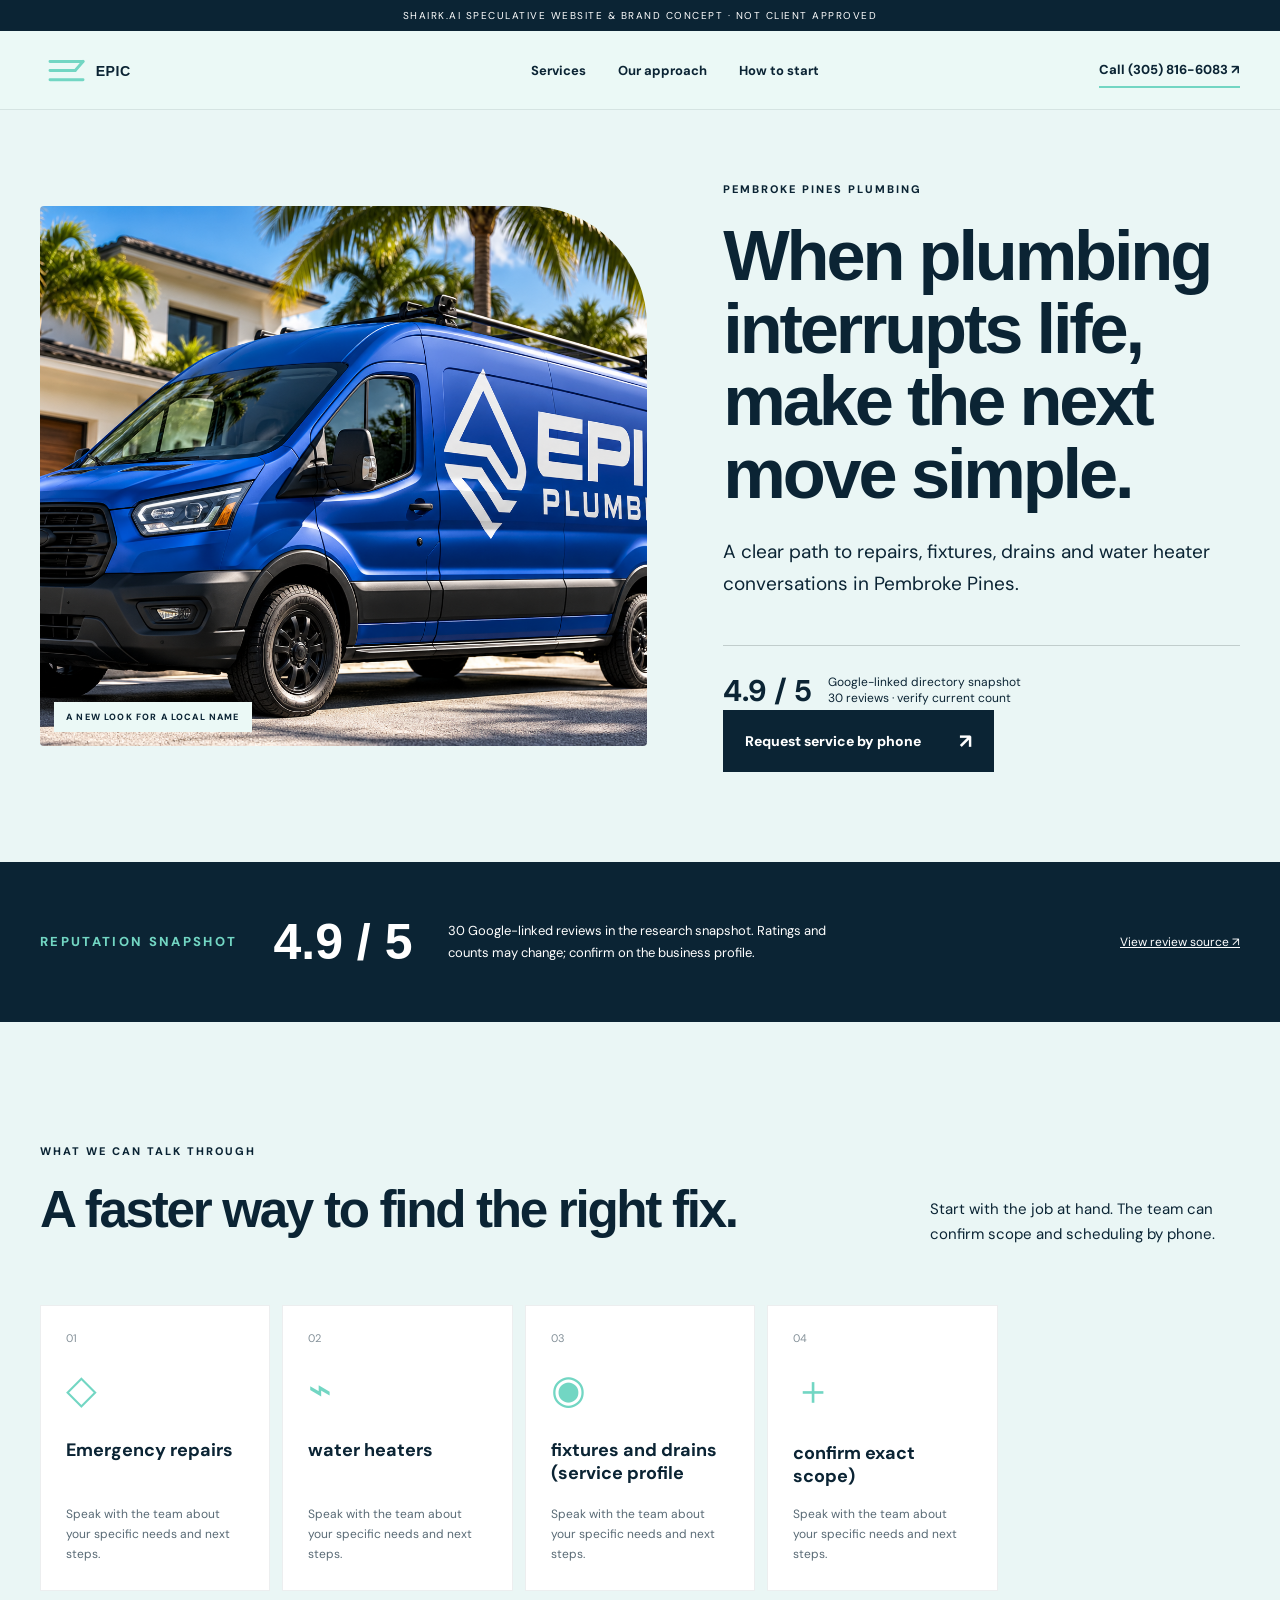
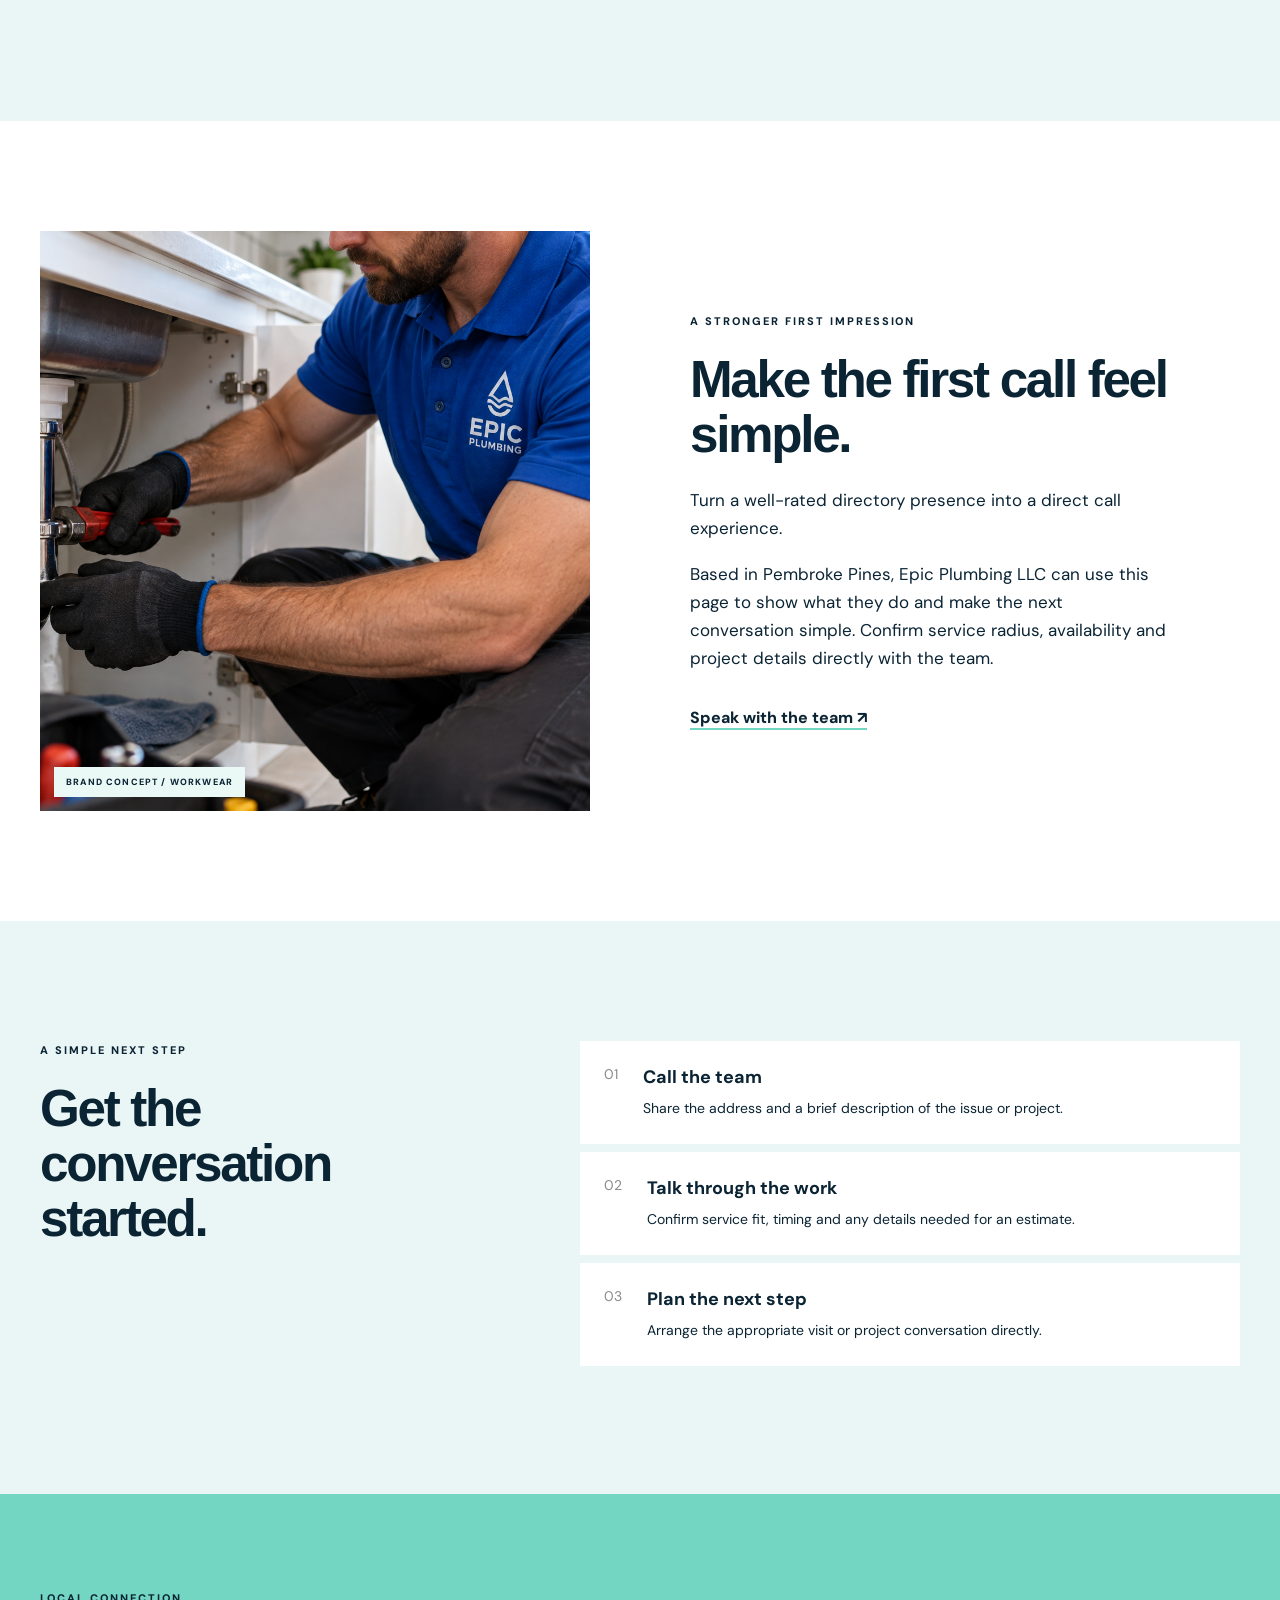
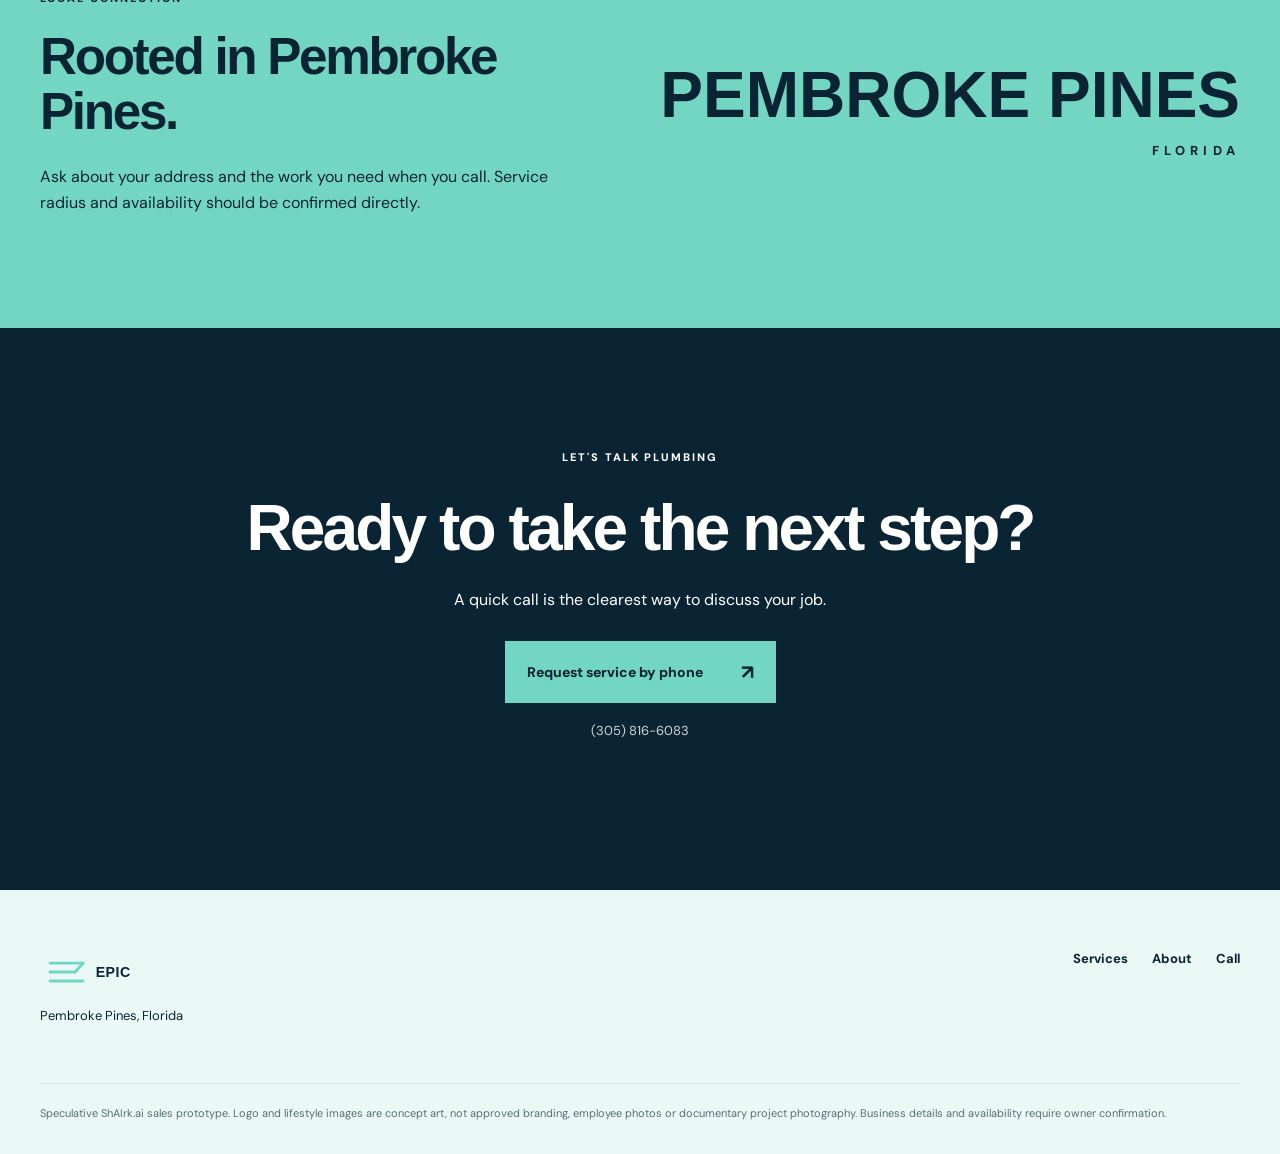
<file: index.html>
<!doctype html><html lang="en"><head><meta charset="utf-8"><meta name="viewport" content="width=device-width,initial-scale=1"><meta name="theme-color" content="#0b2434"><meta name="description" content="Concept landing page for Epic Plumbing LLC: explore plumbing services and call (305) 816-6083."><title>Epic Plumbing LLC | Plumbing in Pembroke Pines</title><link rel="icon" href="assets/favicon.svg" type="image/svg+xml"><link rel="stylesheet" href="styles.css"></head>
    <body class="style-1"><div class="concept-ribbon">SHAIRK.AI SPECULATIVE WEBSITE & BRAND CONCEPT · NOT CLIENT APPROVED</div><header class="site-header"><div class="wrap nav"><a class="brand" href="#top" aria-label="Epic Plumbing LLC home"><img src="assets/logo-concept-a.svg" alt="Epic Plumbing LLC concept logo"></a><nav aria-label="Main navigation"><a href="#services">Services</a><a href="#about">Our approach</a><a href="#process">How to start</a></nav><a class="nav-call" href="tel:+13058166083">Call (305) 816-6083 ↗</a></div></header><main id="top"><section class="hero wrap"><div class="hero-media"><img src="assets/brand-vehicle.png" alt="Speculative branded service vehicle concept" loading="eager"><div class="caption">A NEW LOOK FOR A LOCAL NAME</div></div><div class="hero-copy"><p class="eyebrow">PEMBROKE PINES PLUMBING</p><h1>When plumbing interrupts life, make the next move simple.</h1><p class="lead">A clear path to repairs, fixtures, drains and water heater conversations in Pembroke Pines.</p><div class="rating"><strong>4.9 / 5</strong><span>Google-linked directory snapshot<br>30 reviews · verify current count</span></div><a class="button" href="tel:+13058166083">Request service by phone <span>↗</span></a></div></section><section class="review-band" aria-label="Reputation snapshot"><div class="wrap review-inner"><p class="eyebrow">REPUTATION SNAPSHOT</p><strong>4.9 / 5</strong><p>30 Google-linked reviews in the research snapshot. Ratings and counts may change; confirm on the business profile.</p><a href="https://serviceagent.ai/directory/new-york/hialeah-fl/plumbing/repair/" target="_blank" rel="noopener noreferrer">View review source ↗</a></div></section><section class="services wrap" id="services"><div class="section-heading"><div><p class="eyebrow">WHAT WE CAN TALK THROUGH</p><h2>A faster way to find the right fix.</h2></div><p>Start with the job at hand. The team can confirm scope and scheduling by phone.</p></div><div class="service-grid"><article class="service-card"><span class="service-index">01</span><span class="service-symbol" aria-hidden="true">◇</span><h3>Emergency repairs</h3><p>Speak with the team about your specific needs and next steps.</p></article><article class="service-card"><span class="service-index">02</span><span class="service-symbol" aria-hidden="true">⌁</span><h3>water heaters</h3><p>Speak with the team about your specific needs and next steps.</p></article><article class="service-card"><span class="service-index">03</span><span class="service-symbol" aria-hidden="true">◉</span><h3>fixtures and drains (service profile</h3><p>Speak with the team about your specific needs and next steps.</p></article><article class="service-card"><span class="service-index">04</span><span class="service-symbol" aria-hidden="true">＋</span><h3>confirm exact scope)</h3><p>Speak with the team about your specific needs and next steps.</p></article></div></section>
    <section class="story" id="about"><div class="wrap story-grid"><div class="story-media"><img src="assets/brand-workwear.png" alt="Speculative branded workwear concept" loading="lazy"><span class="caption">BRAND CONCEPT / WORKWEAR</span></div><div class="story-copy"><p class="eyebrow">A STRONGER FIRST IMPRESSION</p><h2>Make the first call feel simple.</h2><p>Turn a well-rated directory presence into a direct call experience.</p><p>Based in Pembroke Pines, Epic Plumbing LLC can use this page to show what they do and make the next conversation simple. Confirm service radius, availability and project details directly with the team.</p><a class="text-link" href="tel:+13058166083">Speak with the team ↗</a></div></div></section>
    <section class="process wrap process-alt" id="process"><div><p class="eyebrow">A SIMPLE NEXT STEP</p><h2>Get the conversation started.</h2></div><ol><li><span>01</span><div><strong>Call the team</strong><p>Share the address and a brief description of the issue or project.</p></div></li><li><span>02</span><div><strong>Talk through the work</strong><p>Confirm service fit, timing and any details needed for an estimate.</p></div></li><li><span>03</span><div><strong>Plan the next step</strong><p>Arrange the appropriate visit or project conversation directly.</p></div></li></ol></section><section class="area" id="area"><div class="wrap area-inner"><div><p class="eyebrow">LOCAL CONNECTION</p><h2>Rooted in Pembroke Pines.</h2><p>Ask about your address and the work you need when you call. Service radius and availability should be confirmed directly.</p></div><div class="area-mark">PEMBROKE PINES<span>FLORIDA</span></div></div></section><section class="final-cta"><div class="wrap"><p class="eyebrow">LET'S TALK PLUMBING</p><h2>Ready to take the next step?</h2><p>A quick call is the clearest way to discuss your job.</p><a class="button" href="tel:+13058166083">Request service by phone <span>↗</span></a><p class="phone-print">(305) 816-6083</p></div></section></main><footer><div class="wrap footer-grid"><div><img src="assets/logo-concept-a.svg" alt="Epic Plumbing LLC concept logo"><p>Pembroke Pines, Florida</p></div><div><a href="#services">Services</a><a href="#about">About</a><a href="tel:+13058166083">Call</a></div></div><p class="disclaimer wrap">Speculative ShAIrk.ai sales prototype. Logo and lifestyle images are concept art, not approved branding, employee photos or documentary project photography. Business details and availability require owner confirmation.</p></footer><a class="mobile-call" href="tel:+13058166083">Request service by phone ↗</a></body></html>
</file>
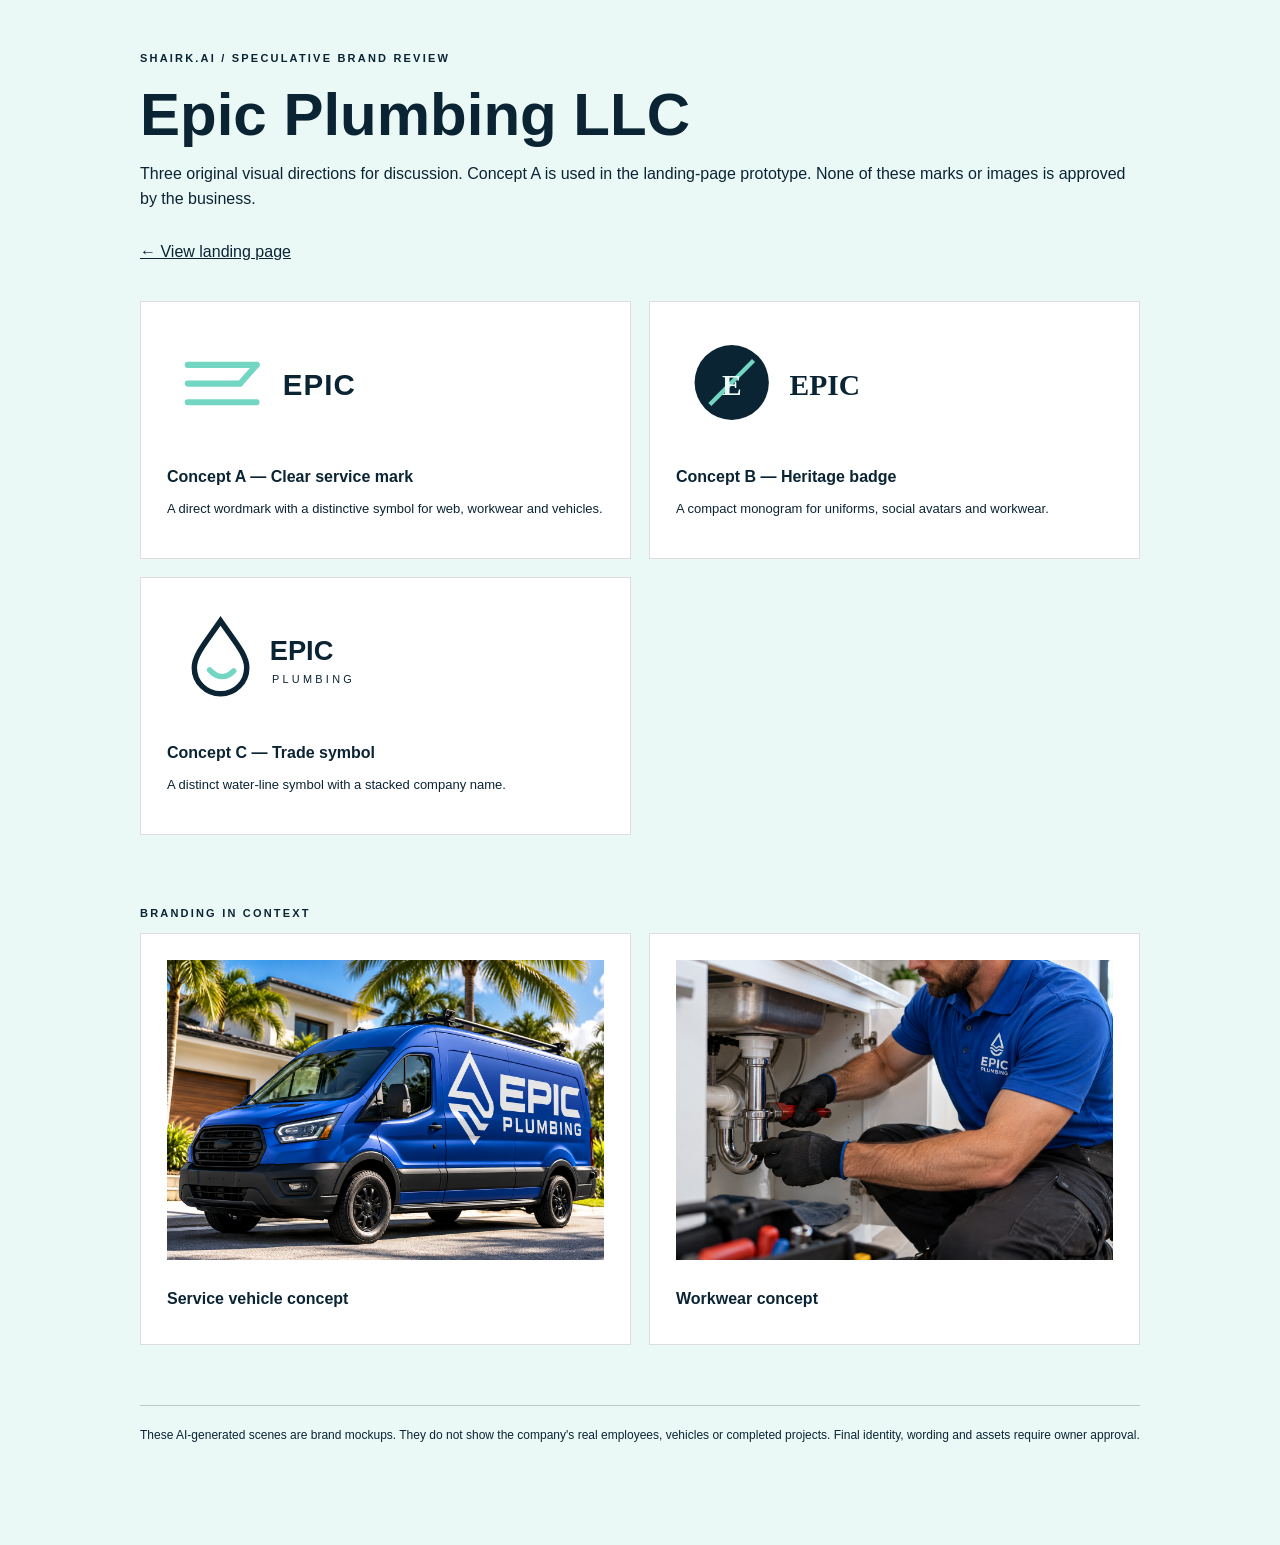
<file: logo-review.html>
<!doctype html><html lang="en"><head><meta charset="utf-8"><meta name="viewport" content="width=device-width,initial-scale=1"><title>Epic Plumbing LLC | Brand concept review</title><style>body{margin:0;background:#ebf9f6;color:#0b2434;font-family:Arial,sans-serif}main{width:min(1000px,calc(100% - 36px));margin:50px auto 100px}.eyebrow{font-size:11px;letter-spacing:.2em;font-weight:bold}h1{font-size:clamp(34px,5vw,60px);line-height:1.05;margin:16px 0}p{line-height:1.55}a{color:inherit}.back{display:inline-block;margin:15px 0 40px}.grid{display:grid;grid-template-columns:1fr 1fr;gap:18px}.card{background:white;padding:26px;border:1px solid #0002}.card img{width:100%;height:110px;object-fit:contain;object-position:left}.card h2{font-size:16px;margin:26px 0 10px}.card p{font-size:13px}.card img.concept-photo{width:100%;height:300px;object-fit:cover}.photos{margin-top:70px}.note{font-size:12px;border-top:1px solid #0003;padding-top:20px;margin-top:60px}@media(max-width:700px){.grid{grid-template-columns:1fr}}</style></head><body><main><p class="eyebrow">SHAIRK.AI / SPECULATIVE BRAND REVIEW</p><h1>Epic Plumbing LLC</h1><p>Three original visual directions for discussion. Concept A is used in the landing-page prototype. None of these marks or images is approved by the business.</p><a class="back" href="/">← View landing page</a><div class="grid"><article class="card"><img src="assets/logo-concept-a.svg" alt="Clean professional wordmark"><h2>Concept A — Clear service mark</h2><p>A direct wordmark with a distinctive symbol for web, workwear and vehicles.</p></article><article class="card"><img src="assets/logo-concept-b.svg" alt="Monogram badge"><h2>Concept B — Heritage badge</h2><p>A compact monogram for uniforms, social avatars and workwear.</p></article><article class="card"><img src="assets/logo-concept-c.svg" alt="Water drop trade icon"><h2>Concept C — Trade symbol</h2><p>A distinct water-line symbol with a stacked company name.</p></article></div><div class="photos"><p class="eyebrow">BRANDING IN CONTEXT</p><div class="grid"><article class="card"><img class="concept-photo" src="assets/brand-vehicle.png" alt="Speculative branded service vehicle concept"><h2>Service vehicle concept</h2></article><article class="card"><img class="concept-photo" src="assets/brand-workwear.png" alt="Speculative branded workwear concept"><h2>Workwear concept</h2></article></div></div><p class="note">These AI-generated scenes are brand mockups. They do not show the company's real employees, vehicles or completed projects. Final identity, wording and assets require owner approval.</p></main></body></html>
</file>
<file: styles.css>
@import url('https://fonts.googleapis.com/css2?family=DM+Sans:wght@400;500;600;700;800&family=Manrope:wght@400;500;600;700;800&display=swap');
    :root{--ink:#0b2434;--accent:#72d6c3;--paper:#ebf9f6;--font-head:Arial;--font-body:'DM Sans',Arial,sans-serif}*{box-sizing:border-box}html{scroll-behavior:smooth}body{margin:0;color:var(--ink);background:var(--paper);font-family:var(--font-body)}a{color:inherit;text-decoration:none}img{display:block;max-width:100%}.wrap{width:min(1200px,calc(100% - 48px));margin:auto}.concept-ribbon{background:var(--ink);color:white;text-align:center;font-size:10px;letter-spacing:.15em;padding:9px 15px}.site-header{background:var(--paper);border-bottom:1px solid rgba(20,40,50,.1);position:sticky;top:0;z-index:20;backdrop-filter:blur(16px)}.nav{display:flex;align-items:center;justify-content:space-between;gap:28px;min-height:78px}.brand img{width:210px;max-height:52px}nav{display:flex;gap:32px;font-size:13px;font-weight:700}nav a:hover,.text-link:hover{text-decoration:underline}.nav-call{font-size:13px;font-weight:800;border-bottom:2px solid var(--accent);padding:8px 0;white-space:nowrap}.eyebrow{font-size:11px;letter-spacing:.18em;font-weight:800;text-transform:uppercase;margin:0 0 22px}h1,h2,h3,p{margin-top:0}h1,h2{font-family:var(--font-head);letter-spacing:-.045em}h1{font-size:clamp(48px,5.5vw,86px);line-height:1.03;margin:0 0 26px}h2{font-size:clamp(38px,4vw,60px);line-height:1.08;margin:0 0 24px}h3{font-size:21px;line-height:1.25}p{line-height:1.65}.hero{display:grid;grid-template-columns:1fr 1fr;gap:clamp(40px,6vw,90px);align-items:center;min-height:690px;padding-top:70px;padding-bottom:90px}.hero-copy{max-width:600px}.hero-copy .lead{font-size:19px;max-width:540px;margin-bottom:32px}.button{display:inline-flex;align-items:center;justify-content:space-between;gap:38px;background:var(--ink);color:white;font-weight:800;font-size:14px;padding:18px 22px;min-width:245px;transition:transform .2s,background .2s}.button:hover{transform:translateY(-3px);background:#263e50}.button span{font-size:20px}.hero-media{position:relative;min-width:0}.hero-media img{width:100%;height:540px;object-fit:cover}.caption{position:absolute;bottom:14px;left:14px;background:var(--paper);padding:9px 12px;font-size:9px;letter-spacing:.13em;font-weight:800}.rating{display:flex;gap:16px;align-items:center;margin-top:46px;padding-top:25px;border-top:1px solid rgba(30,40,40,.2)}.rating strong{font-size:30px;white-space:nowrap}.rating span{font-size:12px;line-height:1.4}.hero-stamp{position:absolute;right:-20px;bottom:-20px;background:var(--accent);width:140px;height:140px;border-radius:50%;display:grid;place-content:center;text-align:center;font-size:15px;font-weight:800;transform:rotate(10deg)}.review-band{background:var(--ink);color:white}.review-inner{display:flex;align-items:center;gap:36px;min-height:160px}.review-inner .eyebrow{margin:0;min-width:160px;color:var(--accent)}.review-inner strong{font-size:50px;font-family:var(--font-head);white-space:nowrap}.review-inner p{font-size:13px;max-width:390px;margin:0}.review-inner a{font-size:12px;text-decoration:underline;margin-left:auto;white-space:nowrap}.services{padding-top:120px;padding-bottom:130px}.section-heading{display:flex;justify-content:space-between;align-items:end;gap:40px;margin-bottom:44px}.section-heading>p{max-width:310px;font-size:15px}.service-grid{display:grid;grid-template-columns:repeat(5,1fr);gap:12px}.service-card{background:white;min-height:265px;padding:25px;display:flex;flex-direction:column;border:1px solid rgba(20,40,50,.08)}.service-index{font-size:11px;opacity:.5}.service-symbol{font-size:40px;color:var(--accent);margin:18px 0 24px}.service-card h3{font-size:18px;flex:1}.service-card p{font-size:12px;margin:0;opacity:.68}.story{background:white;padding:110px 0}.story-grid{display:grid;grid-template-columns:1fr 1fr;align-items:center;gap:100px}.story-media{position:relative}.story-media img{width:100%;height:580px;object-fit:cover}.story-copy{max-width:480px}.story-copy p:not(.eyebrow){font-size:17px}.text-link{display:inline-block;border-bottom:2px solid var(--accent);font-weight:800;margin-top:18px}.process{display:grid;grid-template-columns:1fr 1fr;gap:100px;padding-top:120px;padding-bottom:120px}.process ol{padding:0;margin:0;list-style:none}.process li{display:flex;gap:25px;padding:22px 0;border-top:1px solid rgba(20,40,50,.2)}.process li span{color:#8b8b8b;font-size:14px}.process li strong{font-size:18px}.process li p{font-size:14px;margin:8px 0 0}.area{background:var(--accent);padding:95px 0}.area-inner{display:flex;justify-content:space-between;align-items:center;gap:50px}.area-inner>div:first-child{max-width:540px}.area-mark{font-family:var(--font-head);font-size:clamp(35px,5vw,78px);font-weight:bold;line-height:1;text-align:right}.area-mark span{display:block;font:800 13px var(--font-body);letter-spacing:.4em;margin-top:15px}.final-cta{background:var(--ink);color:white;text-align:center;padding:120px 0}.final-cta h2{font-size:clamp(45px,5vw,75px)}.final-cta p{margin-bottom:28px}.final-cta .button{background:var(--accent);color:var(--ink)}.phone-print{font-size:13px;margin-top:17px;opacity:.8}footer{background:var(--paper);padding:60px 0 32px}.footer-grid{display:flex;justify-content:space-between;align-items:start}.footer-grid img{width:210px}.footer-grid p{font-size:13px;margin:12px 0}.footer-grid>div:last-child{display:flex;gap:24px;font-size:13px;font-weight:700}.disclaimer{border-top:1px solid rgba(20,40,50,.12);padding-top:20px;margin-top:45px;font-size:11px;opacity:.65}.mobile-call{display:none}
    .style-0 .hero-media img,.style-5 .hero-media img{border-radius:48% 48% 4px 4px}.style-1{background:#eaf6f5}.style-1 .hero{grid-template-columns:1.08fr .92fr}.style-1 .hero-media img{border-radius:4px 120px 4px 4px}.style-2 .hero{grid-template-columns:1.15fr .85fr}.style-2 .hero-media img{height:600px;clip-path:polygon(0 0,100% 0,100% 90%,8% 100%)}.style-3 .hero{background:var(--ink);color:white;width:100%;padding-left:max(24px,calc((100vw - 1200px)/2));padding-right:max(24px,calc((100vw - 1200px)/2))}.style-3 .hero .button{background:var(--accent);color:var(--ink)}.style-3 .hero-media img{border:14px solid white;transform:rotate(2deg)}.style-4 .hero-media img{border-radius:220px 220px 0 0}.style-4 .hero{grid-template-columns:.9fr 1.1fr}.style-5 .hero{grid-template-columns:1.05fr .95fr}.style-5 .hero-media img{border-radius:50% 50% 0 0}.style-6 .hero-media img{border-radius:50% 50% 8px 8px}.style-6 .services{background:var(--ink);color:white;width:100%;padding-left:max(24px,calc((100vw - 1200px)/2));padding-right:max(24px,calc((100vw - 1200px)/2))}.style-6 .service-card{color:var(--ink)}.style-7 .hero{grid-template-columns:1fr 1.1fr}.style-7 .hero-media img{border-radius:14px;box-shadow:20px 20px 0 var(--accent)}.style-8 .hero{background:var(--accent);width:100%;padding-left:max(24px,calc((100vw - 1200px)/2));padding-right:max(24px,calc((100vw - 1200px)/2))}.style-8 .hero-media img{border-radius:50%}.style-9 .hero-media img{border-radius:180px 180px 18px 18px}.style-9 .hero{grid-template-columns:1fr .85fr}.alternate .story-grid{direction:rtl}.alternate .story-grid>*{direction:ltr}.process-alt{grid-template-columns:.8fr 1.2fr}.process-alt li{background:white;margin-bottom:8px;padding:24px;border:0}
    @media(max-width:950px){nav{display:none}.service-grid{grid-template-columns:repeat(3,1fr)}.story-grid{gap:50px}.review-inner{flex-wrap:wrap;padding:28px 0;gap:16px}.review-inner a{margin-left:0}}
    @media(max-width:700px){.wrap{width:min(100% - 32px,560px)}.concept-ribbon{font-size:8px}.nav{min-height:68px}.brand img{width:150px}.nav-call{display:none}.hero,.style-1 .hero,.style-2 .hero,.style-3 .hero,.style-4 .hero,.style-5 .hero,.style-7 .hero,.style-8 .hero,.style-9 .hero{display:flex;flex-direction:column;align-items:stretch;gap:34px;min-height:0;padding-top:45px;padding-bottom:55px}.hero .hero-media{order:2}.hero .hero-copy{order:1}.hero-media img,.style-2 .hero-media img{height:350px}h1{font-size:clamp(42px,11vw,66px)}h2{font-size:38px}.hero-copy .lead{font-size:16px}.rating{margin-top:30px}.review-inner{display:grid;grid-template-columns:1fr 1fr}.review-inner .eyebrow{grid-column:span 2}.review-inner strong{font-size:40px}.review-inner p{font-size:11px}.review-inner a{grid-column:span 2}.services{padding-top:75px;padding-bottom:80px}.section-heading{display:block}.service-grid{grid-template-columns:1fr 1fr}.service-card{min-height:220px;padding:18px}.service-card h3{font-size:16px}.service-card p{font-size:11px}.story{padding:75px 0}.story-grid,.process{display:flex;flex-direction:column;gap:35px}.story-media img{height:360px}.process{padding-top:80px;padding-bottom:80px}.process ol{width:100%}.area{padding:65px 0}.area-inner{display:block}.area-mark{text-align:left;margin-top:40px}.final-cta{padding:85px 0}.footer-grid{display:block}.footer-grid>div:last-child{margin-top:25px}.mobile-call{display:block;position:fixed;bottom:0;left:0;width:100%;padding:17px;text-align:center;background:var(--accent);color:var(--ink);font-size:14px;font-weight:800;z-index:30;box-shadow:0 -4px 24px #0002}footer{padding-bottom:100px}}
    @media(max-width:420px){.service-grid{grid-template-columns:1fr}.service-card{min-height:170px}.hero-media img{height:290px}.hero-stamp{width:100px;height:100px;font-size:11px;right:0}}
    @media(prefers-reduced-motion:reduce){html{scroll-behavior:auto}.button{transition:none}}
</file>
